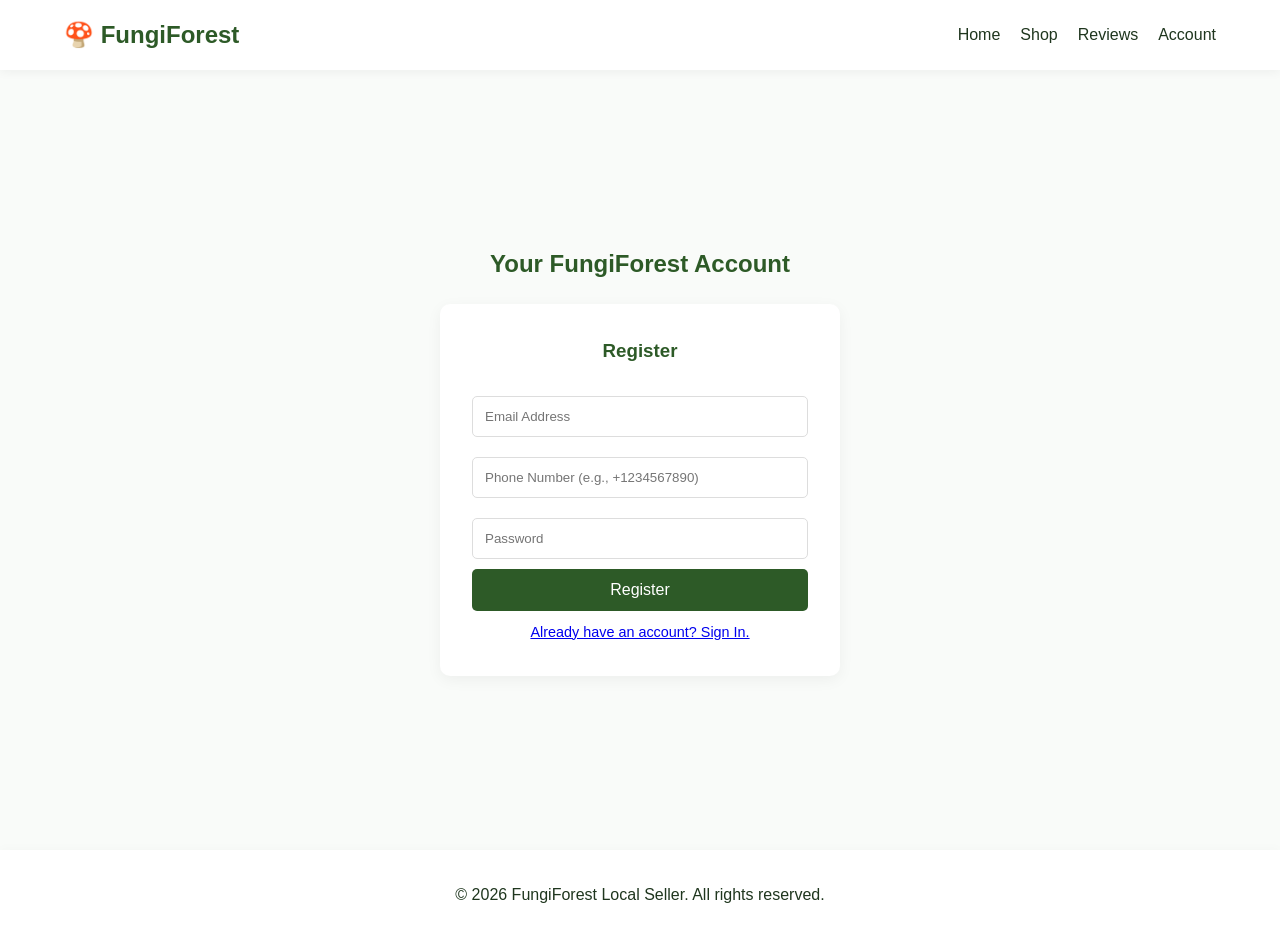
<file: mushroom/account.html>
<!DOCTYPE html>
<html lang="en">
<head>
    <meta charset="UTF-8">
    <meta name="viewport" content="width=device-width, initial-scale=1.0">
    <title>Account | The Fungi Forest</title>
    <link rel="stylesheet" href="style.css">
</head>
<body>
    <nav>
        <div class="logo">🍄 FungiForest</div>
        <ul>
            <li><a href="index.html">Home</a></li>
            <li><a href="shop.html">Shop</a></li>
            <li><a href="reviews.html">Reviews</a></li>
            <li><a href="account.html">Account</a></li>
        </ul>
    </nav>

    <section id="account-content">
        <h2>Your FungiForest Account</h2>
        <div class="form-box" id="authBox">
            <h3 id="authTitle" style="color: var(--forest-green); text-align: center; margin-bottom: 20px;">Sign In</h3>
            <div id="registerFields" style="display: none;">
                <input type="email" id="regEmail" placeholder="Email Address" required>
            </div>
            <input type="tel" id="userPhone" placeholder="Phone Number (e.g., +1234567890)" required>
            <input type="password" id="userPass" placeholder="Password" required>
            <button id="authBtn" onclick="handleAuth()">Login</button>
            <p style="text-align:center; margin-top:10px; font-size: 0.9rem;">
                <a href="javascript:void(0)" onclick="toggleAuth()" id="toggleAuthLink">New here? Register instead.</a>
            </p>
        </div>
    </section>

    <footer>
        <p>&copy; 2026 FungiForest Local Seller. All rights reserved.</p>
    </footer>
    <script src="script.js"></script>
</body>
</html>
</file>
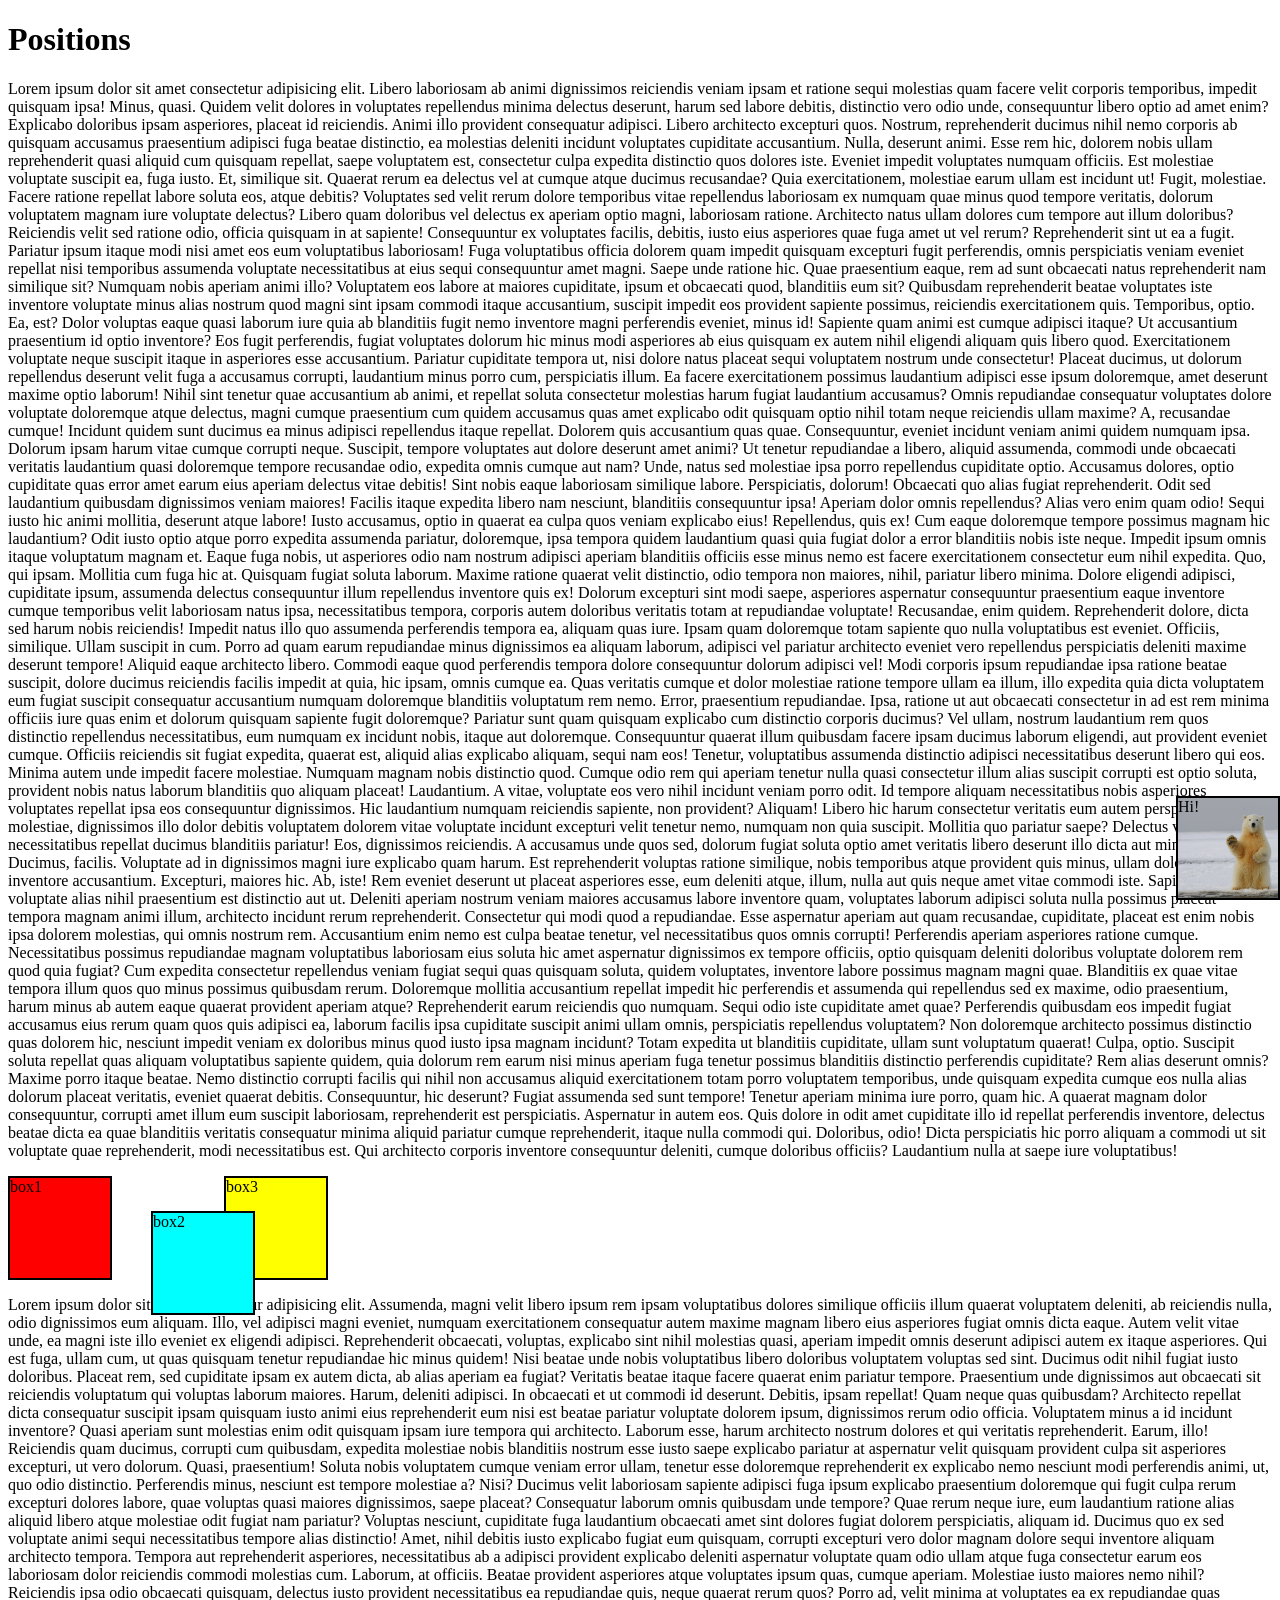
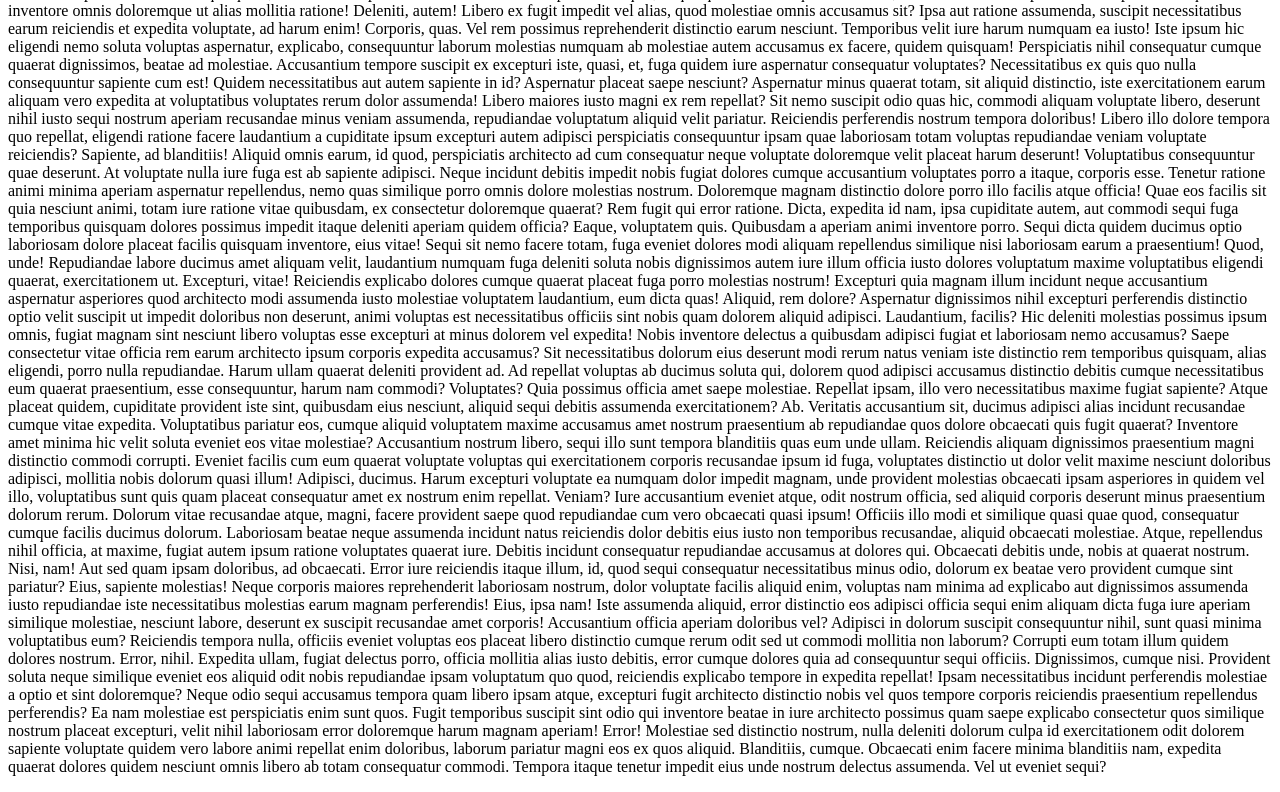
<file: mushroom/cssLevel3.html>
<!DOCTYPE html>
<html lang="en">
<head>
    <meta charset="UTF-8">
    <meta name="viewport" content="width=device-width, initial-scale=1.0">
    <title>Document</title>
    <link rel="stylesheet" href="cssLevel3.css">
</head>
<body>
    <!-- <div id="box1">
        box1
        <div id="box2">box2</div>
    </div> -->
    <h1>Positions</h1>
    <p>Lorem ipsum dolor sit amet consectetur adipisicing elit. Libero laboriosam ab animi dignissimos reiciendis veniam ipsam et ratione sequi molestias quam facere velit corporis temporibus, impedit quisquam ipsa! Minus, quasi.
    Quidem velit dolores in voluptates repellendus minima delectus deserunt, harum sed labore debitis, distinctio vero odio unde, consequuntur libero optio ad amet enim? Explicabo doloribus ipsam asperiores, placeat id reiciendis.
    Animi illo provident consequatur adipisci. Libero architecto excepturi quos. Nostrum, reprehenderit ducimus nihil nemo corporis ab quisquam accusamus praesentium adipisci fuga beatae distinctio, ea molestias deleniti incidunt voluptates cupiditate accusantium.
    Nulla, deserunt animi. Esse rem hic, dolorem nobis ullam reprehenderit quasi aliquid cum quisquam repellat, saepe voluptatem est, consectetur culpa expedita distinctio quos dolores iste. Eveniet impedit voluptates numquam officiis.
    Est molestiae voluptate suscipit ea, fuga iusto. Et, similique sit. Quaerat rerum ea delectus vel at cumque atque ducimus recusandae? Quia exercitationem, molestiae earum ullam est incidunt ut! Fugit, molestiae.
    Facere ratione repellat labore soluta eos, atque debitis? Voluptates sed velit rerum dolore temporibus vitae repellendus laboriosam ex numquam quae minus quod tempore veritatis, dolorum voluptatem magnam iure voluptate delectus?
    Libero quam doloribus vel delectus ex aperiam optio magni, laboriosam ratione. Architecto natus ullam dolores cum tempore aut illum doloribus? Reiciendis velit sed ratione odio, officia quisquam in at sapiente!
    Consequuntur ex voluptates facilis, debitis, iusto eius asperiores quae fuga amet ut vel rerum? Reprehenderit sint ut ea a fugit. Pariatur ipsum itaque modi nisi amet eos eum voluptatibus laboriosam!
    Fuga voluptatibus officia dolorem quam impedit quisquam excepturi fugit perferendis, omnis perspiciatis veniam eveniet repellat nisi temporibus assumenda voluptate necessitatibus at eius sequi consequuntur amet magni. Saepe unde ratione hic.
    Quae praesentium eaque, rem ad sunt obcaecati natus reprehenderit nam similique sit? Numquam nobis aperiam animi illo? Voluptatem eos labore at maiores cupiditate, ipsum et obcaecati quod, blanditiis eum sit?
    Quibusdam reprehenderit beatae voluptates iste inventore voluptate minus alias nostrum quod magni sint ipsam commodi itaque accusantium, suscipit impedit eos provident sapiente possimus, reiciendis exercitationem quis. Temporibus, optio. Ea, est?
    Dolor voluptas eaque quasi laborum iure quia ab blanditiis fugit nemo inventore magni perferendis eveniet, minus id! Sapiente quam animi est cumque adipisci itaque? Ut accusantium praesentium id optio inventore?
    Eos fugit perferendis, fugiat voluptates dolorum hic minus modi asperiores ab eius quisquam ex autem nihil eligendi aliquam quis libero quod. Exercitationem voluptate neque suscipit itaque in asperiores esse accusantium.
    Pariatur cupiditate tempora ut, nisi dolore natus placeat sequi voluptatem nostrum unde consectetur! Placeat ducimus, ut dolorum repellendus deserunt velit fuga a accusamus corrupti, laudantium minus porro cum, perspiciatis illum.
    Ea facere exercitationem possimus laudantium adipisci esse ipsum doloremque, amet deserunt maxime optio laborum! Nihil sint tenetur quae accusantium ab animi, et repellat soluta consectetur molestias harum fugiat laudantium accusamus?
    Omnis repudiandae consequatur voluptates dolore voluptate doloremque atque delectus, magni cumque praesentium cum quidem accusamus quas amet explicabo odit quisquam optio nihil totam neque reiciendis ullam maxime? A, recusandae cumque!
    Incidunt quidem sunt ducimus ea minus adipisci repellendus itaque repellat. Dolorem quis accusantium quas quae. Consequuntur, eveniet incidunt veniam animi quidem numquam ipsa. Dolorum ipsam harum vitae cumque corrupti neque.
    Suscipit, tempore voluptates aut dolore deserunt amet animi? Ut tenetur repudiandae a libero, aliquid assumenda, commodi unde obcaecati veritatis laudantium quasi doloremque tempore recusandae odio, expedita omnis cumque aut nam?
    Unde, natus sed molestiae ipsa porro repellendus cupiditate optio. Accusamus dolores, optio cupiditate quas error amet earum eius aperiam delectus vitae debitis! Sint nobis eaque laboriosam similique labore. Perspiciatis, dolorum!
    Obcaecati quo alias fugiat reprehenderit. Odit sed laudantium quibusdam dignissimos veniam maiores! Facilis itaque expedita libero nam nesciunt, blanditiis consequuntur ipsa! Aperiam dolor omnis repellendus? Alias vero enim quam odio!
    Sequi iusto hic animi mollitia, deserunt atque labore! Iusto accusamus, optio in quaerat ea culpa quos veniam explicabo eius! Repellendus, quis ex! Cum eaque doloremque tempore possimus magnam hic laudantium?
    Odit iusto optio atque porro expedita assumenda pariatur, doloremque, ipsa tempora quidem laudantium quasi quia fugiat dolor a error blanditiis nobis iste neque. Impedit ipsum omnis itaque voluptatum magnam et.
    Eaque fuga nobis, ut asperiores odio nam nostrum adipisci aperiam blanditiis officiis esse minus nemo est facere exercitationem consectetur eum nihil expedita. Quo, qui ipsam. Mollitia cum fuga hic at.
    Quisquam fugiat soluta laborum. Maxime ratione quaerat velit distinctio, odio tempora non maiores, nihil, pariatur libero minima. Dolore eligendi adipisci, cupiditate ipsum, assumenda delectus consequuntur illum repellendus inventore quis ex!
    Dolorum excepturi sint modi saepe, asperiores aspernatur consequuntur praesentium eaque inventore cumque temporibus velit laboriosam natus ipsa, necessitatibus tempora, corporis autem doloribus veritatis totam at repudiandae voluptate! Recusandae, enim quidem.
    Reprehenderit dolore, dicta sed harum nobis reiciendis! Impedit natus illo quo assumenda perferendis tempora ea, aliquam quas iure. Ipsam quam doloremque totam sapiente quo nulla voluptatibus est eveniet. Officiis, similique.
    Ullam suscipit in cum. Porro ad quam earum repudiandae minus dignissimos ea aliquam laborum, adipisci vel pariatur architecto eveniet vero repellendus perspiciatis deleniti maxime deserunt tempore! Aliquid eaque architecto libero.
    Commodi eaque quod perferendis tempora dolore consequuntur dolorum adipisci vel! Modi corporis ipsum repudiandae ipsa ratione beatae suscipit, dolore ducimus reiciendis facilis impedit at quia, hic ipsam, omnis cumque ea.
    Quas veritatis cumque et dolor molestiae ratione tempore ullam ea illum, illo expedita quia dicta voluptatem eum fugiat suscipit consequatur accusantium numquam doloremque blanditiis voluptatum rem nemo. Error, praesentium repudiandae.
    Ipsa, ratione ut aut obcaecati consectetur in ad est rem minima officiis iure quas enim et dolorum quisquam sapiente fugit doloremque? Pariatur sunt quam quisquam explicabo cum distinctio corporis ducimus?
    Vel ullam, nostrum laudantium rem quos distinctio repellendus necessitatibus, eum numquam ex incidunt nobis, itaque aut doloremque. Consequuntur quaerat illum quibusdam facere ipsam ducimus laborum eligendi, aut provident eveniet cumque.
    Officiis reiciendis sit fugiat expedita, quaerat est, aliquid alias explicabo aliquam, sequi nam eos! Tenetur, voluptatibus assumenda distinctio adipisci necessitatibus deserunt libero qui eos. Minima autem unde impedit facere molestiae.
    Numquam magnam nobis distinctio quod. Cumque odio rem qui aperiam tenetur nulla quasi consectetur illum alias suscipit corrupti est optio soluta, provident nobis natus laborum blanditiis quo aliquam placeat! Laudantium.
    A vitae, voluptate eos vero nihil incidunt veniam porro odit. Id tempore aliquam necessitatibus nobis asperiores voluptates repellat ipsa eos consequuntur dignissimos. Hic laudantium numquam reiciendis sapiente, non provident? Aliquam!
    Libero hic harum consectetur veritatis eum autem perspiciatis molestiae, dignissimos illo dolor debitis voluptatem dolorem vitae voluptate incidunt excepturi velit tenetur nemo, numquam non quia suscipit. Mollitia quo pariatur saepe?
    Delectus voluptatibus necessitatibus repellat ducimus blanditiis pariatur! Eos, dignissimos reiciendis. A accusamus unde quos sed, dolorum fugiat soluta optio amet veritatis libero deserunt illo dicta aut minima error. Ducimus, facilis.
    Voluptate ad in dignissimos magni iure explicabo quam harum. Est reprehenderit voluptas ratione similique, nobis temporibus atque provident quis minus, ullam dolores, illum inventore accusantium. Excepturi, maiores hic. Ab, iste!
    Rem eveniet deserunt ut placeat asperiores esse, eum deleniti atque, illum, nulla aut quis neque amet vitae commodi iste. Sapiente in sunt voluptate alias nihil praesentium est distinctio aut ut.
    Deleniti aperiam nostrum veniam maiores accusamus labore inventore quam, voluptates laborum adipisci soluta nulla possimus placeat tempora magnam animi illum, architecto incidunt rerum reprehenderit. Consectetur qui modi quod a repudiandae.
    Esse aspernatur aperiam aut quam recusandae, cupiditate, placeat est enim nobis ipsa dolorem molestias, qui omnis nostrum rem. Accusantium enim nemo est culpa beatae tenetur, vel necessitatibus quos omnis corrupti!
    Perferendis aperiam asperiores ratione cumque. Necessitatibus possimus repudiandae magnam voluptatibus laboriosam eius soluta hic amet aspernatur dignissimos ex tempore officiis, optio quisquam deleniti doloribus voluptate dolorem rem quod quia fugiat?
    Cum expedita consectetur repellendus veniam fugiat sequi quas quisquam soluta, quidem voluptates, inventore labore possimus magnam magni quae. Blanditiis ex quae vitae tempora illum quos quo minus possimus quibusdam rerum.
    Doloremque mollitia accusantium repellat impedit hic perferendis et assumenda qui repellendus sed ex maxime, odio praesentium, harum minus ab autem eaque quaerat provident aperiam atque? Reprehenderit earum reiciendis quo numquam.
    Sequi odio iste cupiditate amet quae? Perferendis quibusdam eos impedit fugiat accusamus eius rerum quam quos quis adipisci ea, laborum facilis ipsa cupiditate suscipit animi ullam omnis, perspiciatis repellendus voluptatem?
    Non doloremque architecto possimus distinctio quas dolorem hic, nesciunt impedit veniam ex doloribus minus quod iusto ipsa magnam incidunt? Totam expedita ut blanditiis cupiditate, ullam sunt voluptatum quaerat! Culpa, optio.
    Suscipit soluta repellat quas aliquam voluptatibus sapiente quidem, quia dolorum rem earum nisi minus aperiam fuga tenetur possimus blanditiis distinctio perferendis cupiditate? Rem alias deserunt omnis? Maxime porro itaque beatae.
    Nemo distinctio corrupti facilis qui nihil non accusamus aliquid exercitationem totam porro voluptatem temporibus, unde quisquam expedita cumque eos nulla alias dolorum placeat veritatis, eveniet quaerat debitis. Consequuntur, hic deserunt?
    Fugiat assumenda sed sunt tempore! Tenetur aperiam minima iure porro, quam hic. A quaerat magnam dolor consequuntur, corrupti amet illum eum suscipit laboriosam, reprehenderit est perspiciatis. Aspernatur in autem eos.
    Quis dolore in odit amet cupiditate illo id repellat perferendis inventore, delectus beatae dicta ea quae blanditiis veritatis consequatur minima aliquid pariatur cumque reprehenderit, itaque nulla commodi qui. Doloribus, odio!
    Dicta perspiciatis hic porro aliquam a commodi ut sit voluptate quae reprehenderit, modi necessitatibus est. Qui architecto corporis inventore consequuntur deleniti, cumque doloribus officiis? Laudantium nulla at saepe iure voluptatibus!</p>
    <div id="box1">box1</div>
    <div id="box2">box2</div>
    <div id="box3">box3</div>
    <div id="box4">Hi!</div>
    <p>Lorem ipsum dolor sit amet consectetur adipisicing elit. Assumenda, magni velit libero ipsum rem ipsam voluptatibus dolores similique officiis illum quaerat voluptatem deleniti, ab reiciendis nulla, odio dignissimos eum aliquam.
    Illo, vel adipisci magni eveniet, numquam exercitationem consequatur autem maxime magnam libero eius asperiores fugiat omnis dicta eaque. Autem velit vitae unde, ea magni iste illo eveniet ex eligendi adipisci.
    Reprehenderit obcaecati, voluptas, explicabo sint nihil molestias quasi, aperiam impedit omnis deserunt adipisci autem ex itaque asperiores. Qui est fuga, ullam cum, ut quas quisquam tenetur repudiandae hic minus quidem!
    Nisi beatae unde nobis voluptatibus libero doloribus voluptatem voluptas sed sint. Ducimus odit nihil fugiat iusto doloribus. Placeat rem, sed cupiditate ipsam ex autem dicta, ab alias aperiam ea fugiat?
    Veritatis beatae itaque facere quaerat enim pariatur tempore. Praesentium unde dignissimos aut obcaecati sit reiciendis voluptatum qui voluptas laborum maiores. Harum, deleniti adipisci. In obcaecati et ut commodi id deserunt.
    Debitis, ipsam repellat! Quam neque quas quibusdam? Architecto repellat dicta consequatur suscipit ipsam quisquam iusto animi eius reprehenderit eum nisi est beatae pariatur voluptate dolorem ipsum, dignissimos rerum odio officia.
    Voluptatem minus a id incidunt inventore? Quasi aperiam sunt molestias enim odit quisquam ipsam iure tempora qui architecto. Laborum esse, harum architecto nostrum dolores et qui veritatis reprehenderit. Earum, illo!
    Reiciendis quam ducimus, corrupti cum quibusdam, expedita molestiae nobis blanditiis nostrum esse iusto saepe explicabo pariatur at aspernatur velit quisquam provident culpa sit asperiores excepturi, ut vero dolorum. Quasi, praesentium!
    Soluta nobis voluptatem cumque veniam error ullam, tenetur esse doloremque reprehenderit ex explicabo nemo nesciunt modi perferendis animi, ut, quo odio distinctio. Perferendis minus, nesciunt est tempore molestiae a? Nisi?
    Ducimus velit laboriosam sapiente adipisci fuga ipsum explicabo praesentium doloremque qui fugit culpa rerum excepturi dolores labore, quae voluptas quasi maiores dignissimos, saepe placeat? Consequatur laborum omnis quibusdam unde tempore?
    Quae rerum neque iure, eum laudantium ratione alias aliquid libero atque molestiae odit fugiat nam pariatur? Voluptas nesciunt, cupiditate fuga laudantium obcaecati amet sint dolores fugiat dolorem perspiciatis, aliquam id.
    Ducimus quo ex sed voluptate animi sequi necessitatibus tempore alias distinctio! Amet, nihil debitis iusto explicabo fugiat eum quisquam, corrupti excepturi vero dolor magnam dolore sequi inventore aliquam architecto tempora.
    Tempora aut reprehenderit asperiores, necessitatibus ab a adipisci provident explicabo deleniti aspernatur voluptate quam odio ullam atque fuga consectetur earum eos laboriosam dolor reiciendis commodi molestias cum. Laborum, at officiis.
    Beatae provident asperiores atque voluptates ipsum quas, cumque aperiam. Molestiae iusto maiores nemo nihil? Reiciendis ipsa odio obcaecati quisquam, delectus iusto provident necessitatibus ea repudiandae quis, neque quaerat rerum quos?
    Porro ad, velit minima at voluptates ea ex repudiandae quas inventore omnis doloremque ut alias mollitia ratione! Deleniti, autem! Libero ex fugit impedit vel alias, quod molestiae omnis accusamus sit?
    Ipsa aut ratione assumenda, suscipit necessitatibus earum reiciendis et expedita voluptate, ad harum enim! Corporis, quas. Vel rem possimus reprehenderit distinctio earum nesciunt. Temporibus velit iure harum numquam ea iusto!
    Iste ipsum hic eligendi nemo soluta voluptas aspernatur, explicabo, consequuntur laborum molestias numquam ab molestiae autem accusamus ex facere, quidem quisquam! Perspiciatis nihil consequatur cumque quaerat dignissimos, beatae ad molestiae.
    Accusantium tempore suscipit ex excepturi iste, quasi, et, fuga quidem iure aspernatur consequatur voluptates? Necessitatibus ex quis quo nulla consequuntur sapiente cum est! Quidem necessitatibus aut autem sapiente in id?
    Aspernatur placeat saepe nesciunt? Aspernatur minus quaerat totam, sit aliquid distinctio, iste exercitationem earum aliquam vero expedita at voluptatibus voluptates rerum dolor assumenda! Libero maiores iusto magni ex rem repellat?
    Sit nemo suscipit odio quas hic, commodi aliquam voluptate libero, deserunt nihil iusto sequi nostrum aperiam recusandae minus veniam assumenda, repudiandae voluptatum aliquid velit pariatur. Reiciendis perferendis nostrum tempora doloribus!
    Libero illo dolore tempora quo repellat, eligendi ratione facere laudantium a cupiditate ipsum excepturi autem adipisci perspiciatis consequuntur ipsam quae laboriosam totam voluptas repudiandae veniam voluptate reiciendis? Sapiente, ad blanditiis!
    Aliquid omnis earum, id quod, perspiciatis architecto ad cum consequatur neque voluptate doloremque velit placeat harum deserunt! Voluptatibus consequuntur quae deserunt. At voluptate nulla iure fuga est ab sapiente adipisci.
    Neque incidunt debitis impedit nobis fugiat dolores cumque accusantium voluptates porro a itaque, corporis esse. Tenetur ratione animi minima aperiam aspernatur repellendus, nemo quas similique porro omnis dolore molestias nostrum.
    Doloremque magnam distinctio dolore porro illo facilis atque officia! Quae eos facilis sit quia nesciunt animi, totam iure ratione vitae quibusdam, ex consectetur doloremque quaerat? Rem fugit qui error ratione.
    Dicta, expedita id nam, ipsa cupiditate autem, aut commodi sequi fuga temporibus quisquam dolores possimus impedit itaque deleniti aperiam quidem officia? Eaque, voluptatem quis. Quibusdam a aperiam animi inventore porro.
    Sequi dicta quidem ducimus optio laboriosam dolore placeat facilis quisquam inventore, eius vitae! Sequi sit nemo facere totam, fuga eveniet dolores modi aliquam repellendus similique nisi laboriosam earum a praesentium!
    Quod, unde! Repudiandae labore ducimus amet aliquam velit, laudantium numquam fuga deleniti soluta nobis dignissimos autem iure illum officia iusto dolores voluptatum maxime voluptatibus eligendi quaerat, exercitationem ut. Excepturi, vitae!
    Reiciendis explicabo dolores cumque quaerat placeat fuga porro molestias nostrum! Excepturi quia magnam illum incidunt neque accusantium aspernatur asperiores quod architecto modi assumenda iusto molestiae voluptatem laudantium, eum dicta quas!
    Aliquid, rem dolore? Aspernatur dignissimos nihil excepturi perferendis distinctio optio velit suscipit ut impedit doloribus non deserunt, animi voluptas est necessitatibus officiis sint nobis quam dolorem aliquid adipisci. Laudantium, facilis?
    Hic deleniti molestias possimus ipsum omnis, fugiat magnam sint nesciunt libero voluptas esse excepturi at minus dolorem vel expedita! Nobis inventore delectus a quibusdam adipisci fugiat et laboriosam nemo accusamus?
    Saepe consectetur vitae officia rem earum architecto ipsum corporis expedita accusamus? Sit necessitatibus dolorum eius deserunt modi rerum natus veniam iste distinctio rem temporibus quisquam, alias eligendi, porro nulla repudiandae.
    Harum ullam quaerat deleniti provident ad. Ad repellat voluptas ab ducimus soluta qui, dolorem quod adipisci accusamus distinctio debitis cumque necessitatibus eum quaerat praesentium, esse consequuntur, harum nam commodi? Voluptates?
    Quia possimus officia amet saepe molestiae. Repellat ipsam, illo vero necessitatibus maxime fugiat sapiente? Atque placeat quidem, cupiditate provident iste sint, quibusdam eius nesciunt, aliquid sequi debitis assumenda exercitationem? Ab.
    Veritatis accusantium sit, ducimus adipisci alias incidunt recusandae cumque vitae expedita. Voluptatibus pariatur eos, cumque aliquid voluptatem maxime accusamus amet nostrum praesentium ab repudiandae quos dolore obcaecati quis fugit quaerat?
    Inventore amet minima hic velit soluta eveniet eos vitae molestiae? Accusantium nostrum libero, sequi illo sunt tempora blanditiis quas eum unde ullam. Reiciendis aliquam dignissimos praesentium magni distinctio commodi corrupti.
    Eveniet facilis cum eum quaerat voluptate voluptas qui exercitationem corporis recusandae ipsum id fuga, voluptates distinctio ut dolor velit maxime nesciunt doloribus adipisci, mollitia nobis dolorum quasi illum! Adipisci, ducimus.
    Harum excepturi voluptate ea numquam dolor impedit magnam, unde provident molestias obcaecati ipsam asperiores in quidem vel illo, voluptatibus sunt quis quam placeat consequatur amet ex nostrum enim repellat. Veniam?
    Iure accusantium eveniet atque, odit nostrum officia, sed aliquid corporis deserunt minus praesentium dolorum rerum. Dolorum vitae recusandae atque, magni, facere provident saepe quod repudiandae cum vero obcaecati quasi ipsum!
    Officiis illo modi et similique quasi quae quod, consequatur cumque facilis ducimus dolorum. Laboriosam beatae neque assumenda incidunt natus reiciendis dolor debitis eius iusto non temporibus recusandae, aliquid obcaecati molestiae.
    Atque, repellendus nihil officia, at maxime, fugiat autem ipsum ratione voluptates quaerat iure. Debitis incidunt consequatur repudiandae accusamus at dolores qui. Obcaecati debitis unde, nobis at quaerat nostrum. Nisi, nam!
    Aut sed quam ipsam doloribus, ad obcaecati. Error iure reiciendis itaque illum, id, quod sequi consequatur necessitatibus minus odio, dolorum ex beatae vero provident cumque sint pariatur? Eius, sapiente molestias!
    Neque corporis maiores reprehenderit laboriosam nostrum, dolor voluptate facilis aliquid enim, voluptas nam minima ad explicabo aut dignissimos assumenda iusto repudiandae iste necessitatibus molestias earum magnam perferendis! Eius, ipsa nam!
    Iste assumenda aliquid, error distinctio eos adipisci officia sequi enim aliquam dicta fuga iure aperiam similique molestiae, nesciunt labore, deserunt ex suscipit recusandae amet corporis! Accusantium officia aperiam doloribus vel?
    Adipisci in dolorum suscipit consequuntur nihil, sunt quasi minima voluptatibus eum? Reiciendis tempora nulla, officiis eveniet voluptas eos placeat libero distinctio cumque rerum odit sed ut commodi mollitia non laborum?
    Corrupti eum totam illum quidem dolores nostrum. Error, nihil. Expedita ullam, fugiat delectus porro, officia mollitia alias iusto debitis, error cumque dolores quia ad consequuntur sequi officiis. Dignissimos, cumque nisi.
    Provident soluta neque similique eveniet eos aliquid odit nobis repudiandae ipsam voluptatum quo quod, reiciendis explicabo tempore in expedita repellat! Ipsam necessitatibus incidunt perferendis molestiae a optio et sint doloremque?
    Neque odio sequi accusamus tempora quam libero ipsam atque, excepturi fugit architecto distinctio nobis vel quos tempore corporis reiciendis praesentium repellendus perferendis? Ea nam molestiae est perspiciatis enim sunt quos.
    Fugit temporibus suscipit sint odio qui inventore beatae in iure architecto possimus quam saepe explicabo consectetur quos similique nostrum placeat excepturi, velit nihil laboriosam error doloremque harum magnam aperiam! Error!
    Molestiae sed distinctio nostrum, nulla deleniti dolorum culpa id exercitationem odit dolorem sapiente voluptate quidem vero labore animi repellat enim doloribus, laborum pariatur magni eos ex quos aliquid. Blanditiis, cumque.
    Obcaecati enim facere minima blanditiis nam, expedita quaerat dolores quidem nesciunt omnis libero ab totam consequatur commodi. Tempora itaque tenetur impedit eius unde nostrum delectus assumenda. Vel ut eveniet sequi?</p>
</body>
</html>
</file>
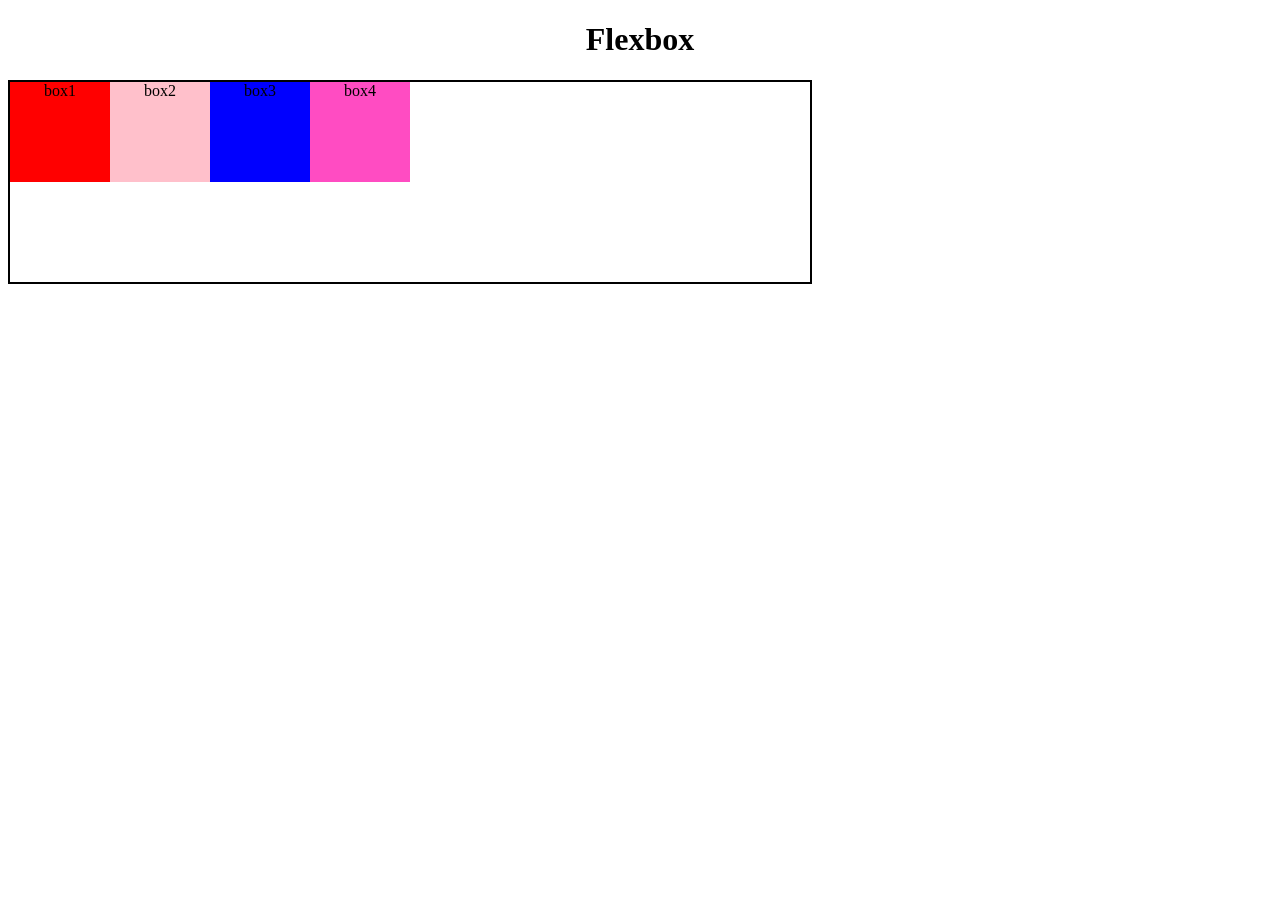
<file: mushroom/cssLevel4.html>
<!DOCTYPE html>
<html lang="en">
<head>
    <meta charset="UTF-8">
    <meta name="viewport" content="width=device-width, initial-scale=1.0">
    <title>Document</title>
    <link rel="stylesheet" href="cssLevel4.css">
</head>
<body>
    <h1>Flexbox</h1>
    <div id="container">
        <div id="box1">box1</div>
        <div id="box2">box2</div>
        <div id="box3">box3</div>
        <div id="box4">box4</div>
    </div>
    
</body>
</html>
</file>
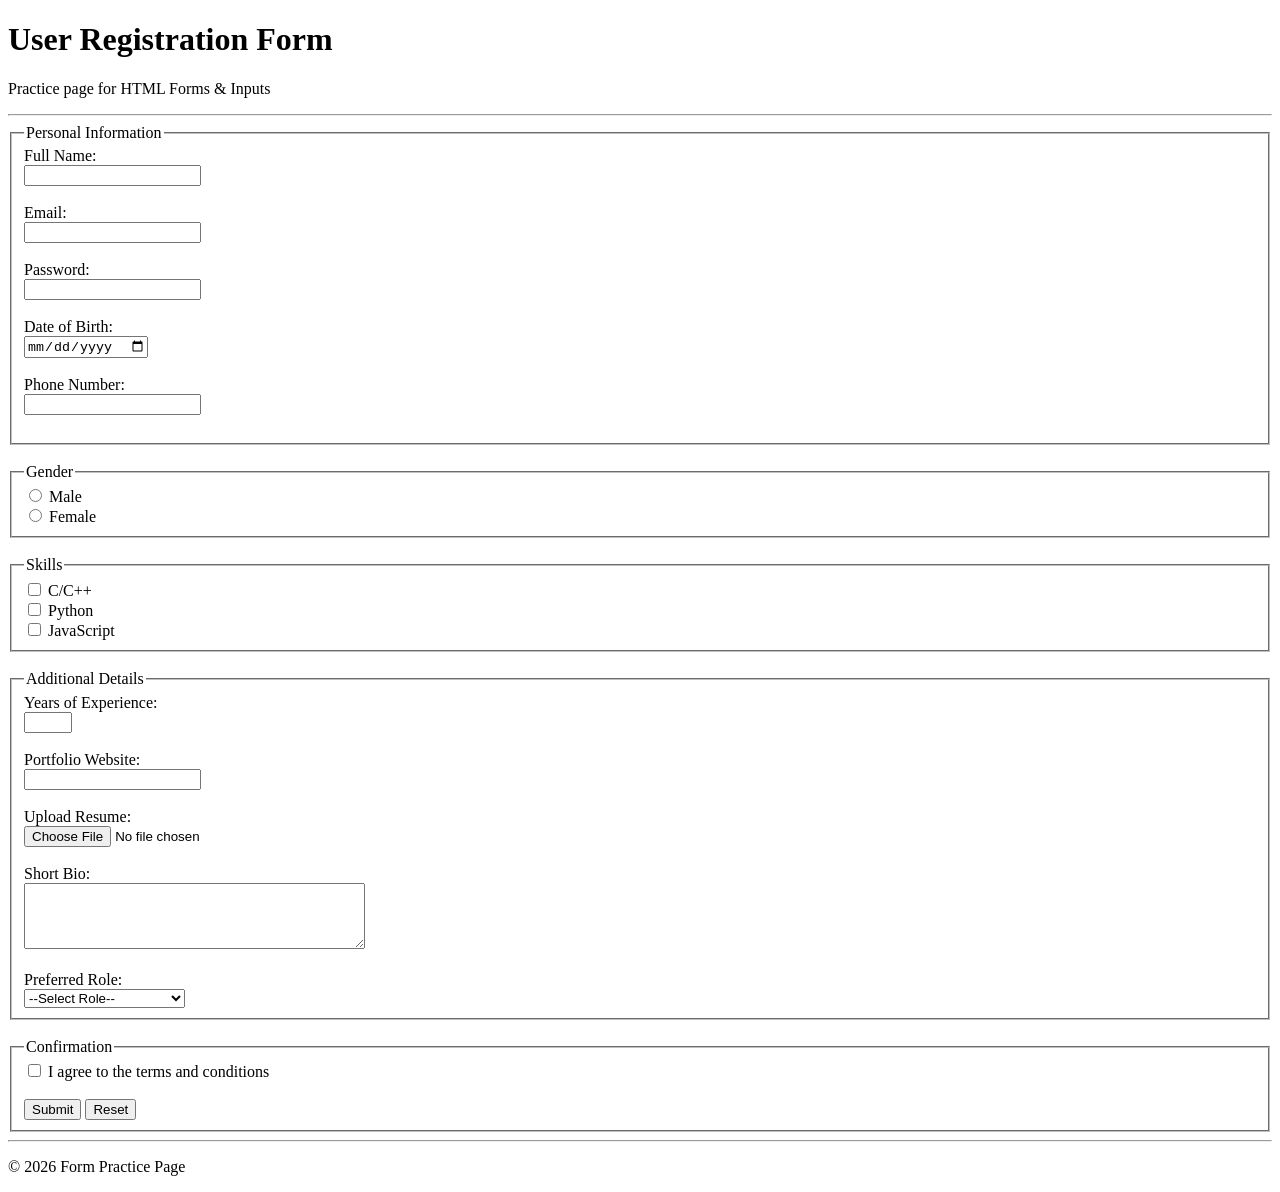
<file: mushroom/form-practice.htm>
<!DOCTYPE html>
<html lang="en">
<head>
    <meta charset="UTF-8">
    <title>Form Practice</title>
    <meta name="viewport" content="width=device-width, initial-scale=1.0">
</head>

<body>

    <header>
        <h1>User Registration Form</h1>
        <p>Practice page for HTML Forms & Inputs</p>
        <hr>
    </header>

    <main>

        <form action="#" method="post">

            <!-- Personal Information -->
            <fieldset>
                <legend>Personal Information</legend>

                <label for="fullname">Full Name:</label><br>
                <input type="text" id="fullname" name="fullname" required><br><br>

                <label for="email">Email:</label><br>
                <input type="email" id="email" name="email" required><br><br>

                <label for="password">Password:</label><br>
                <input type="password" id="password" name="password" required minlength="6"><br><br>

                <label for="dob">Date of Birth:</label><br>
                <input type="date" id="dob" name="dob"><br><br>

                <label for="phone">Phone Number:</label><br>
                <input type="tel" id="phone" name="phone"><br><br>

            </fieldset>

            <br>

            <!-- Gender Selection -->
            <fieldset>
                <legend>Gender</legend>

                <input type="radio" id="male" name="gender" value="male">
                <label for="male">Male</label><br>

                <input type="radio" id="female" name="gender" value="female">
                <label for="female">Female</label><br>

            </fieldset>

            <br>

            <!-- Skills Selection -->
            <fieldset>
                <legend>Skills</legend>

                <input type="checkbox" id="cpp" name="skills" value="cpp">
                <label for="cpp">C/C++</label><br>

                <input type="checkbox" id="python" name="skills" value="python">
                <label for="python">Python</label><br>

                <input type="checkbox" id="js" name="skills" value="javascript">
                <label for="js">JavaScript</label><br>

            </fieldset>

            <br>

            <!-- Additional Details -->
            <fieldset>
                <legend>Additional Details</legend>

                <label for="experience">Years of Experience:</label><br>
                <input type="number" id="experience" name="experience" min="0" max="50"><br><br>

                <label for="website">Portfolio Website:</label><br>
                <input type="url" id="website" name="website"><br><br>

                <label for="resume">Upload Resume:</label><br>
                <input type="file" id="resume" name="resume"><br><br>

                <label for="bio">Short Bio:</label><br>
                <textarea id="bio" name="bio" rows="4" cols="40"></textarea><br><br>

                <label for="role">Preferred Role:</label><br>
                <select id="role" name="role">
                    <option value="">--Select Role--</option>
                    <option value="frontend">Frontend Developer</option>
                    <option value="backend">Backend Developer</option>
                    <option value="fullstack">Fullstack Developer</option>
                    <option value="security">Cybersecurity Engineer</option>
                </select>

            </fieldset>

            <br>

            <!-- Terms & Submit -->
            <fieldset>
                <legend>Confirmation</legend>

                <input type="checkbox" id="terms" name="terms" required>
                <label for="terms">I agree to the terms and conditions</label><br><br>

                <button type="submit">Submit</button>
                <button type="reset">Reset</button>

            </fieldset>

        </form>

    </main>

    <footer>
        <hr>
        <p>© 2026 Form Practice Page</p>
    </footer>

</body>
</html>
</file>
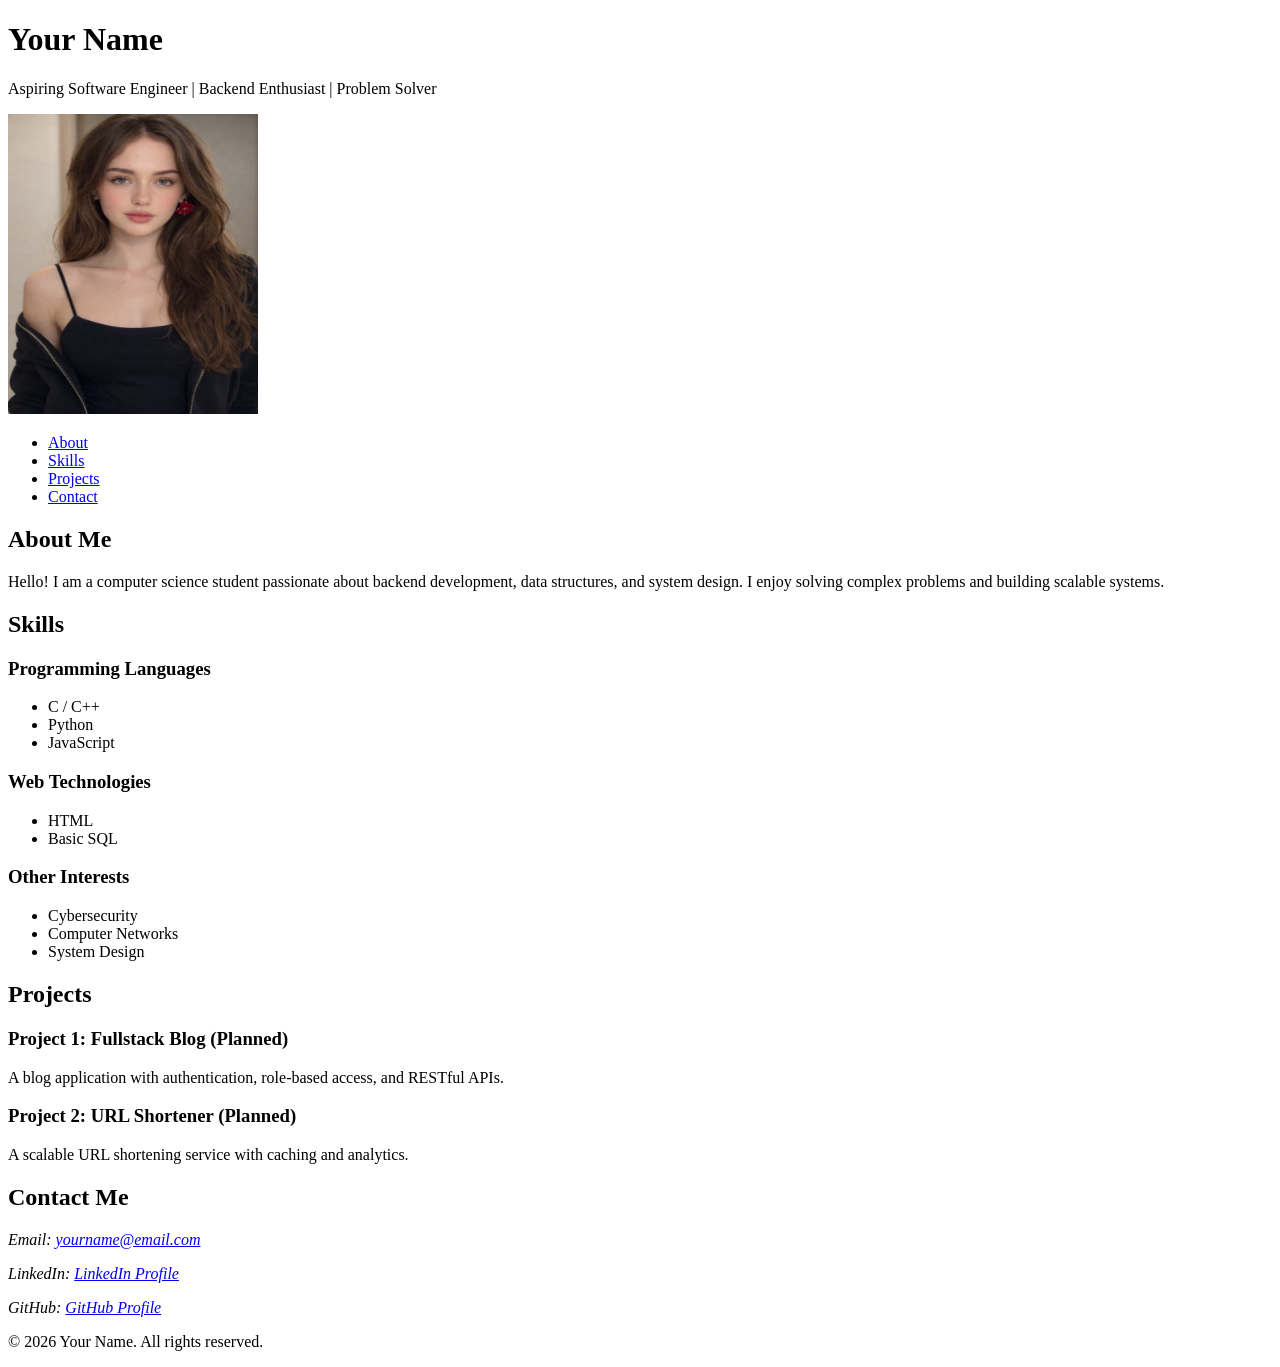
<file: mushroom/portfolio.html>
<!DOCTYPE html>
<html lang="en">
<head>
    <meta charset="UTF-8">
    <title>Your Name | Portfolio</title>
    <meta name="description" content="Personal portfolio of Your Name">
    <meta name="viewport" content="width=device-width, initial-scale=1.0">
</head>

<body>

    <!-- Header Section -->
    <header>
        <h1>Your Name</h1>
        <p>Aspiring Software Engineer | Backend Enthusiast | Problem Solver</p>

        <nav>
            <img src="poke.png" alt="Sam" height="300" width="250">
            <ul>
                <li><a href="#about">About</a></li>
                <li><a href="#skills">Skills</a></li>
                <li><a href="#projects">Projects</a></li>
                <li><a href="#contact">Contact</a></li>
            </ul>
        </nav>
    </header>

    <main>

        <!-- About Section -->
        <section id="about">
            <h2>About Me</h2>
            <article>
                <p>
                    Hello! I am a computer science student passionate about backend
                    development, data structures, and system design. I enjoy solving
                    complex problems and building scalable systems.
                </p>
            </article>
        </section>

        <!-- Skills Section -->
        <section id="skills">
            <h2>Skills</h2>

            <h3>Programming Languages</h3>
            <ul>
                <li>C / C++</li>
                <li>Python</li>
                <li>JavaScript</li>
            </ul>

            <h3>Web Technologies</h3>
            <ul>
                <li>HTML</li>
                <li>Basic SQL</li>
            </ul>

            <h3>Other Interests</h3>
            <ul>
                <li>Cybersecurity</li>
                <li>Computer Networks</li>
                <li>System Design</li>
            </ul>
        </section>

        <!-- Projects Section -->
        <section id="projects">
            <h2>Projects</h2>

            <article>
                <h3>Project 1: Fullstack Blog (Planned)</h3>
                <p>
                    A blog application with authentication, role-based access,
                    and RESTful APIs.
                </p>
            </article>

            <article>
                <h3>Project 2: URL Shortener (Planned)</h3>
                <p>
                    A scalable URL shortening service with caching and analytics.
                </p>
            </article>

        </section>

        <!-- Contact Section -->
        <section id="contact">
            <h2>Contact Me</h2>

            <address>
                <p>Email: <a href="mailto:yourname@email.com">yourname@email.com</a></p>
                <p>LinkedIn: <a href="#">LinkedIn Profile</a></p>
                <p>GitHub: <a href="#">GitHub Profile</a></p>
            </address>
        </section>

    </main>

    <!-- Footer -->
    <footer>
        <p>&copy; 2026 Your Name. All rights reserved.</p>
    </footer>

</body>
</html>
</file>
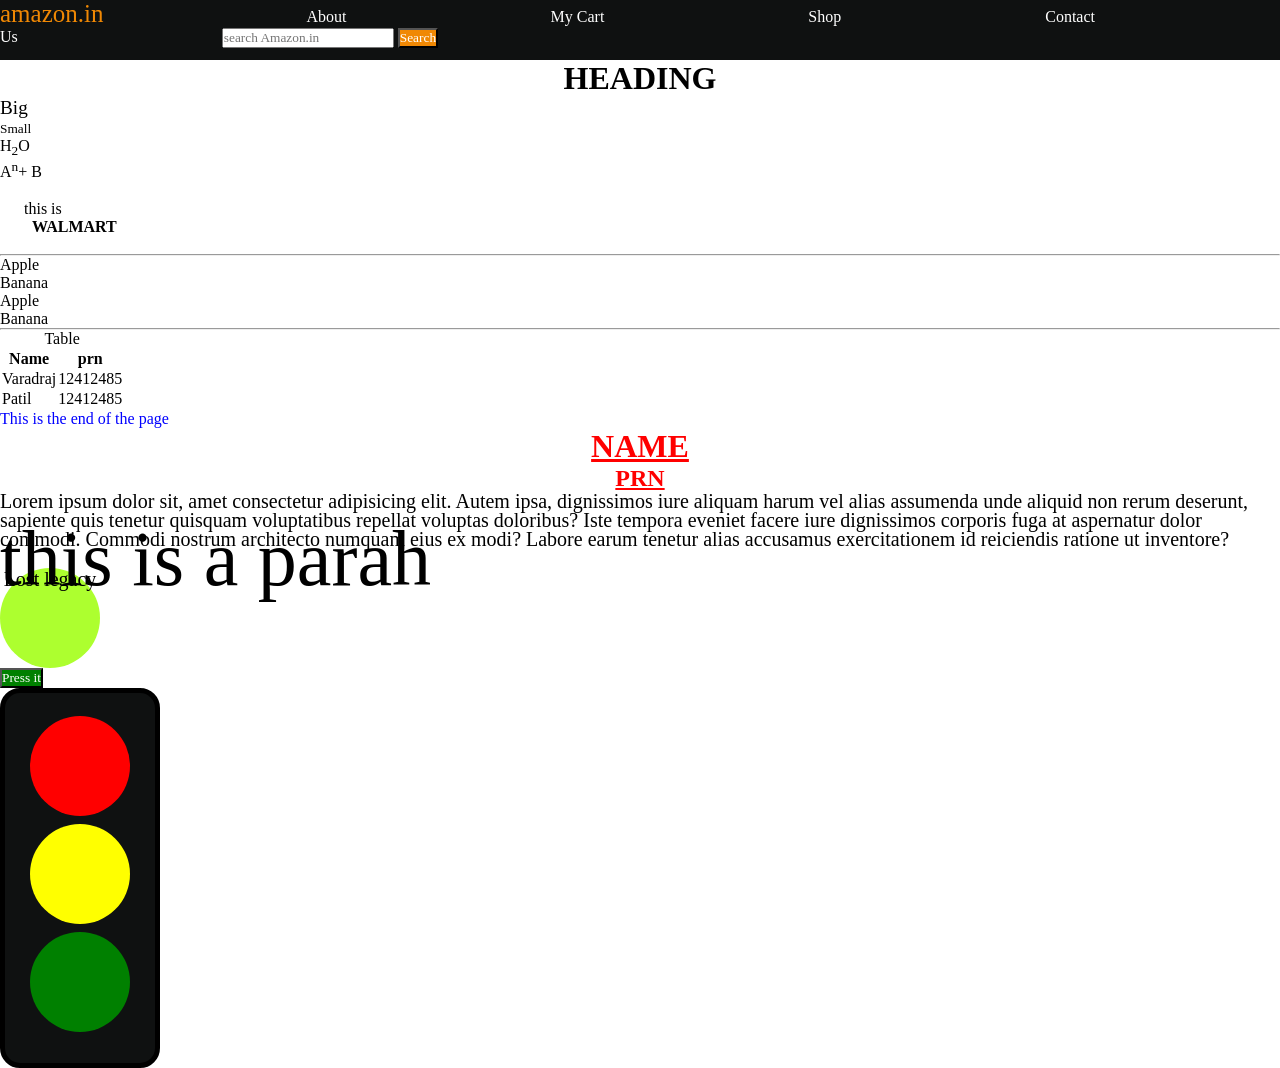
<file: mushroom/practice.html>
<!DOCTYPE html>
<html lang="en">
<head>
    <meta charset="UTF-8">
    <meta name="viewport" content="width=device-width, initial-scale=1.0">
    <title>Document</title>
    <link rel="stylesheet" href="practice.css">
    <style>
        *{
            font-family: 'Times New Roman', Times, serif;
        }
        .green-btn {
            background-color: green;
        }
        .heading {
            text-transform: uppercase;
            text-align: center;
            text-decoration: underline;
            font-weight: 200;
            font-family: Arial, Helvetica, sans-serif;
        }
        h1{
            text-transform: uppercase;
            text-align: center;
        }
    </style>
</head>
<body>
    <header>
        <nav>
            <a id="logo" href="#">amazon.in</a>
            <a href="#about">About</a>
            <a href="#mycart">My Cart</a>
            <a href="#shop">Shop</a>
            <a href="#contact">Contact Us</a>
            <input type="text" placeholder="search Amazon.in">
            <button class="search">Search</button>
        </nav>
    </header>
    <h1>Heading</h1>
    <big>Big</big>
    <br>
    <small>Small</small>
    <!-- <a href="https://youtube.com"target="_main">youtube</a>
    <hr>
    <a href="https://google.com"target="_main"><img src="poke.png" alt="Sam"></a>
    <hr>
    <img src="hyper.png" alt="Ruch" height="250" width="250"> -->
    <p>H<sub>2</sub>O</p>
    <p>A<sup>n</sup>+ B</p>
    <br>
    <pre>      this is 
        <b>WALMART</b>
    </pre>
    <hr>
    <ul>
        <li>Apple</li>
        <li>Banana</li>
    </ul>
    <ol>
        <li>Apple</li>
        <li>Banana</li>
    </ol>
    <hr>
    
    <table>
        <caption>Table</caption>
        <tr>
            <th>Name</th>
            <th>prn</th>
        </tr>
        <tr>
            <td>Varadraj</td>
            <td>12412485</td>
        </tr>
        <tr>
            <td>Patil</td>
            <td>12412485</td>
        </tr>
    </table>

    <div id="box">
        <p style="color:blue">This is the end of the page</p>
    </div>

    <div class="heading" style="color:red">
        <h1>Name</h1>
        <h2>Prn</h2>
    </div>

    <div id="outer">
        <p>Lorem ipsum dolor sit, amet consectetur adipisicing elit. Autem ipsa, dignissimos iure aliquam harum vel alias assumenda unde aliquid non rerum deserunt, sapiente quis tenetur quisquam voluptatibus repellat voluptas doloribus?
        Iste tempora eveniet facere iure dignissimos corporis fuga at aspernatur dolor commodi. Commodi nostrum architecto numquam eius ex modi? Labore earum tenetur alias accusamus exercitationem id reiciendis ratione ut inventore?</p>
        <div id="inner">
            <p>
                this is a parah
            </p>
        </div>
    </div>

    <div id="practiceSet3">
        Lost legacy
    </div>

    <button class="green-btn" >Press it</button>

    <div id="trafficLight">
        <div id="red"></div>
        <div id="yellow"></div>
        <div id="green"></div>
    </div>
</body>
</html>
</file>
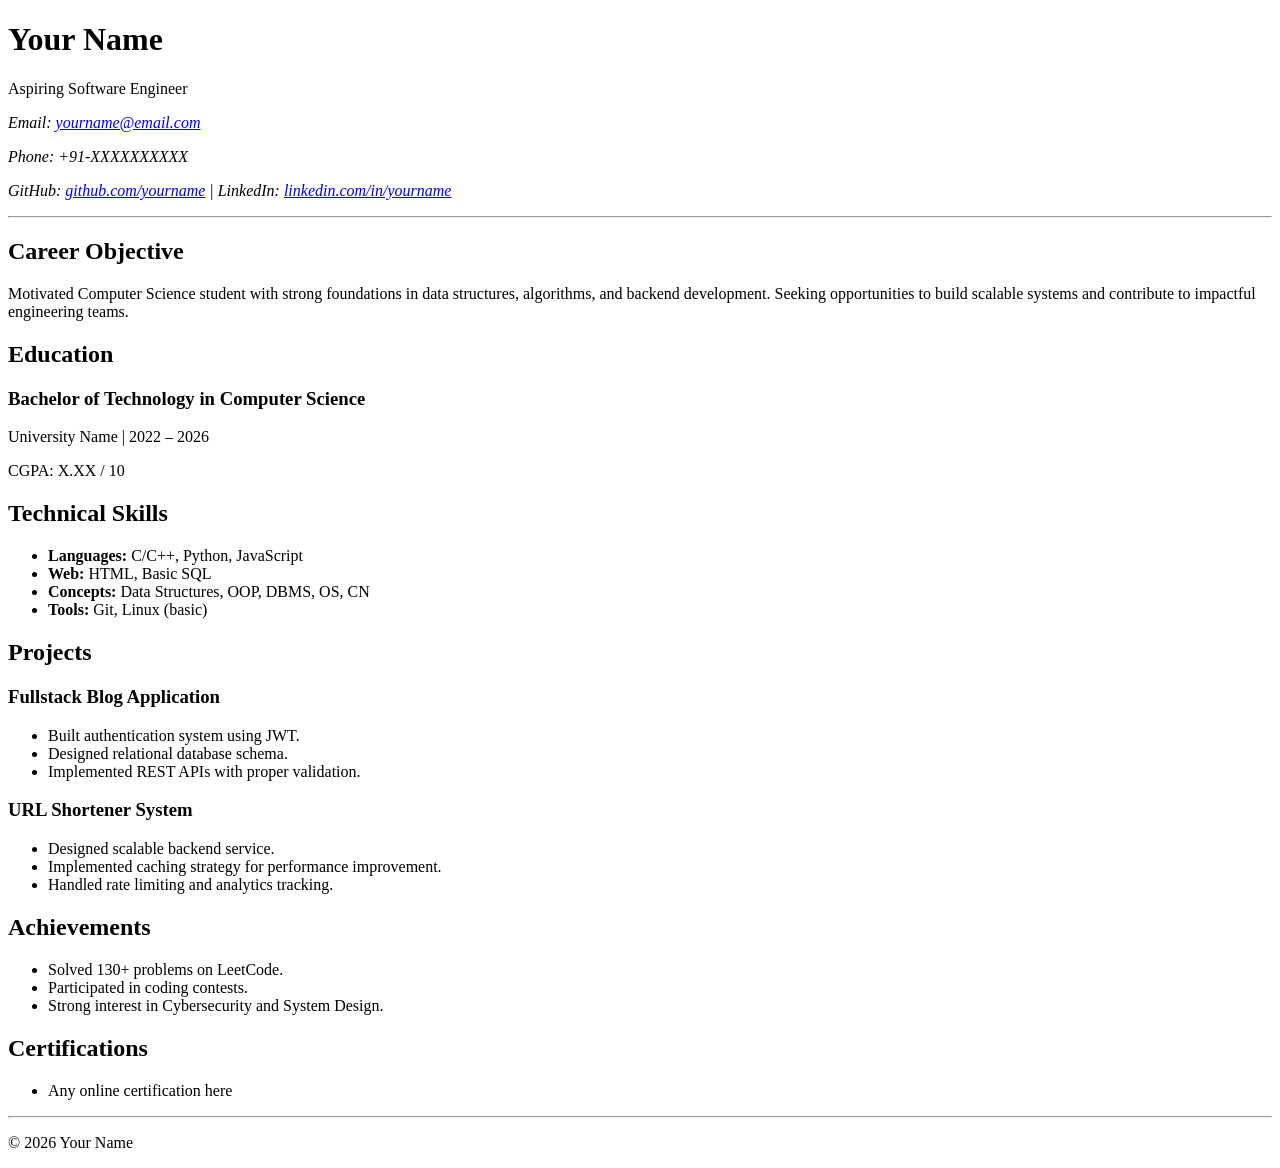
<file: mushroom/resume.html>
<!DOCTYPE html>
<html lang="en">
<head>
    <meta charset="UTF-8">
    <title>Your Name | Resume</title>
    <meta name="description" content="Resume of Your Name - Software Developer">
    <meta name="viewport" content="width=device-width, initial-scale=1.0">
</head>

<body>

    <!-- Header -->
    <header>
        <h1>Your Name</h1>
        <p>Aspiring Software Engineer</p>

        <address>
            <p>Email: <a href="mailto:yourname@email.com">yourname@email.com</a></p>
            <p>Phone: +91-XXXXXXXXXX</p>
            <p>
                GitHub: <a href="#" target="_blank">github.com/yourname</a> |
                LinkedIn: <a href="#" target="_blank">linkedin.com/in/yourname</a>
            </p>
        </address>
        <hr>
    </header>

    <main>

        <!-- Career Objective -->
        <section>
            <h2>Career Objective</h2>
            <p>
                Motivated Computer Science student with strong foundations in
                data structures, algorithms, and backend development.
                Seeking opportunities to build scalable systems and contribute
                to impactful engineering teams.
            </p>
        </section>

        <!-- Education -->
        <section>
            <h2>Education</h2>

            <article>
                <h3>Bachelor of Technology in Computer Science</h3>
                <p>University Name | 2022 – 2026</p>
                <p>CGPA: X.XX / 10</p>
            </article>

        </section>

        <!-- Technical Skills -->
        <section>
            <h2>Technical Skills</h2>

            <ul>
                <li><strong>Languages:</strong> C/C++, Python, JavaScript</li>
                <li><strong>Web:</strong> HTML, Basic SQL</li>
                <li><strong>Concepts:</strong> Data Structures, OOP, DBMS, OS, CN</li>
                <li><strong>Tools:</strong> Git, Linux (basic)</li>
            </ul>
        </section>

        <!-- Projects -->
        <section>
            <h2>Projects</h2>

            <article>
                <h3>Fullstack Blog Application</h3>
                <ul>
                    <li>Built authentication system using JWT.</li>
                    <li>Designed relational database schema.</li>
                    <li>Implemented REST APIs with proper validation.</li>
                </ul>
            </article>

            <article>
                <h3>URL Shortener System</h3>
                <ul>
                    <li>Designed scalable backend service.</li>
                    <li>Implemented caching strategy for performance improvement.</li>
                    <li>Handled rate limiting and analytics tracking.</li>
                </ul>
            </article>

        </section>

        <!-- Achievements -->
        <section>
            <h2>Achievements</h2>
            <ul>
                <li>Solved 130+ problems on LeetCode.</li>
                <li>Participated in coding contests.</li>
                <li>Strong interest in Cybersecurity and System Design.</li>
            </ul>
        </section>

        <!-- Certifications (Optional) -->
        <section>
            <h2>Certifications</h2>
            <ul>
                <li>Any online certification here</li>
            </ul>
        </section>

    </main>

    <!-- Footer -->
    <footer>
        <hr>
        <p>© 2026 Your Name</p>
    </footer>

</body>
</html>
</file>
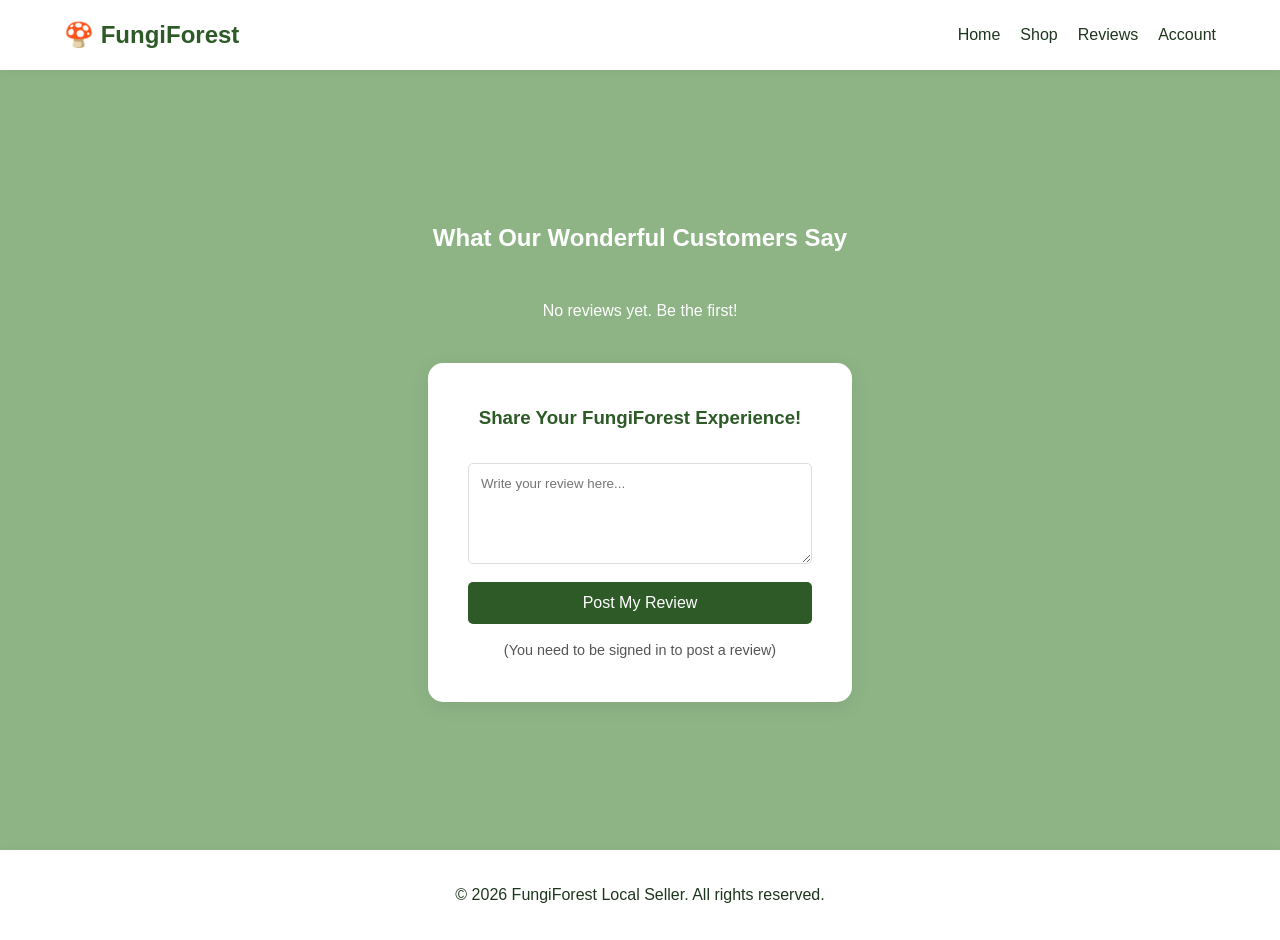
<file: mushroom/reviews.html>
<!DOCTYPE html>
<html lang="en">
<head>
    <meta charset="UTF-8">
    <meta name="viewport" content="width=device-width, initial-scale=1.0">
    <title>Reviews | The Fungi Forest</title>
    <link rel="stylesheet" href="style.css">
    <style>
        /* Specific styles for the reviews page */
        .reviews-grid {
            display: grid;
            grid-template-columns: repeat(auto-fit, minmax(280px, 1fr));
            gap: 25px;
            max-width: 1000px;
            margin: 20px auto 40px auto;
        }
        .review-item {
            background: var(--white);
            padding: 20px;
            border-radius: 10px;
            box-shadow: 0 2px 10px rgba(0,0,0,0.05);
            text-align: left;
            border-left: 5px solid var(--sage-green);
        }
        .review-item strong { color: var(--forest-green); display: block; margin-bottom: 5px; }
        .review-item small { color: #666; font-size: 0.85rem; }

        .review-form-container {
            max-width: 600px;
            margin: 0 auto;
            background: var(--white);
            padding: 2.5rem;
            border-radius: 15px;
            box-shadow: 0 4px 20px rgba(0,0,0,0.08);
        }
    </style>
</head>
<body>
    <nav>
        <div class="logo">🍄 FungiForest</div>
        <ul>
            <li><a href="index.html">Home</a></li>
            <li><a href="shop.html">Shop</a></li>
            <li><a href="reviews.html">Reviews</a></li>
            <li><a href="account.html">Account</a></li>
        </ul>
    </nav>

    <section id="reviews-content" style="background-color: var(--sage-green); color: white;">
        <h2 style="color: var(--white);">What Our Wonderful Customers Say</h2>
        <div class="reviews-grid" id="reviewList">
            <div class="review-item">
                <strong>"Absolutely love the freshness and taste!"</strong> - A Happy Customer <br><small>Jan 25, 2026</small>
            </div>
            <div class="review-item">
                <strong>"Best local mushrooms, highly recommend!"</strong> - Local Foodie <br><small>Jan 20, 2026</small>
            </div>
        </div>
        
        <div class="review-form-container" style="color: var(--text-dark);">
            <h3 style="color: var(--forest-green); text-align: center; margin-bottom: 20px;">Share Your FungiForest Experience!</h3>
            <textarea id="reviewText" placeholder="Write your review here..." rows="5" style="width: 100%; padding: 12px; margin: 10px 0; border: 1px solid #ddd; border-radius: 5px; resize: vertical;"></textarea>
            <button onclick="postReview()">Post My Review</button>
            <p style="text-align: center; margin-top: 15px; font-size: 0.9em; color: #555;">(You need to be signed in to post a review)</p>
        </div>
    </section>

    <footer>
        <p>&copy; 2026 FungiForest Local Seller. All rights reserved.</p>
    </footer>
    <script src="script.js"></script>
</body>
</html>
</file>
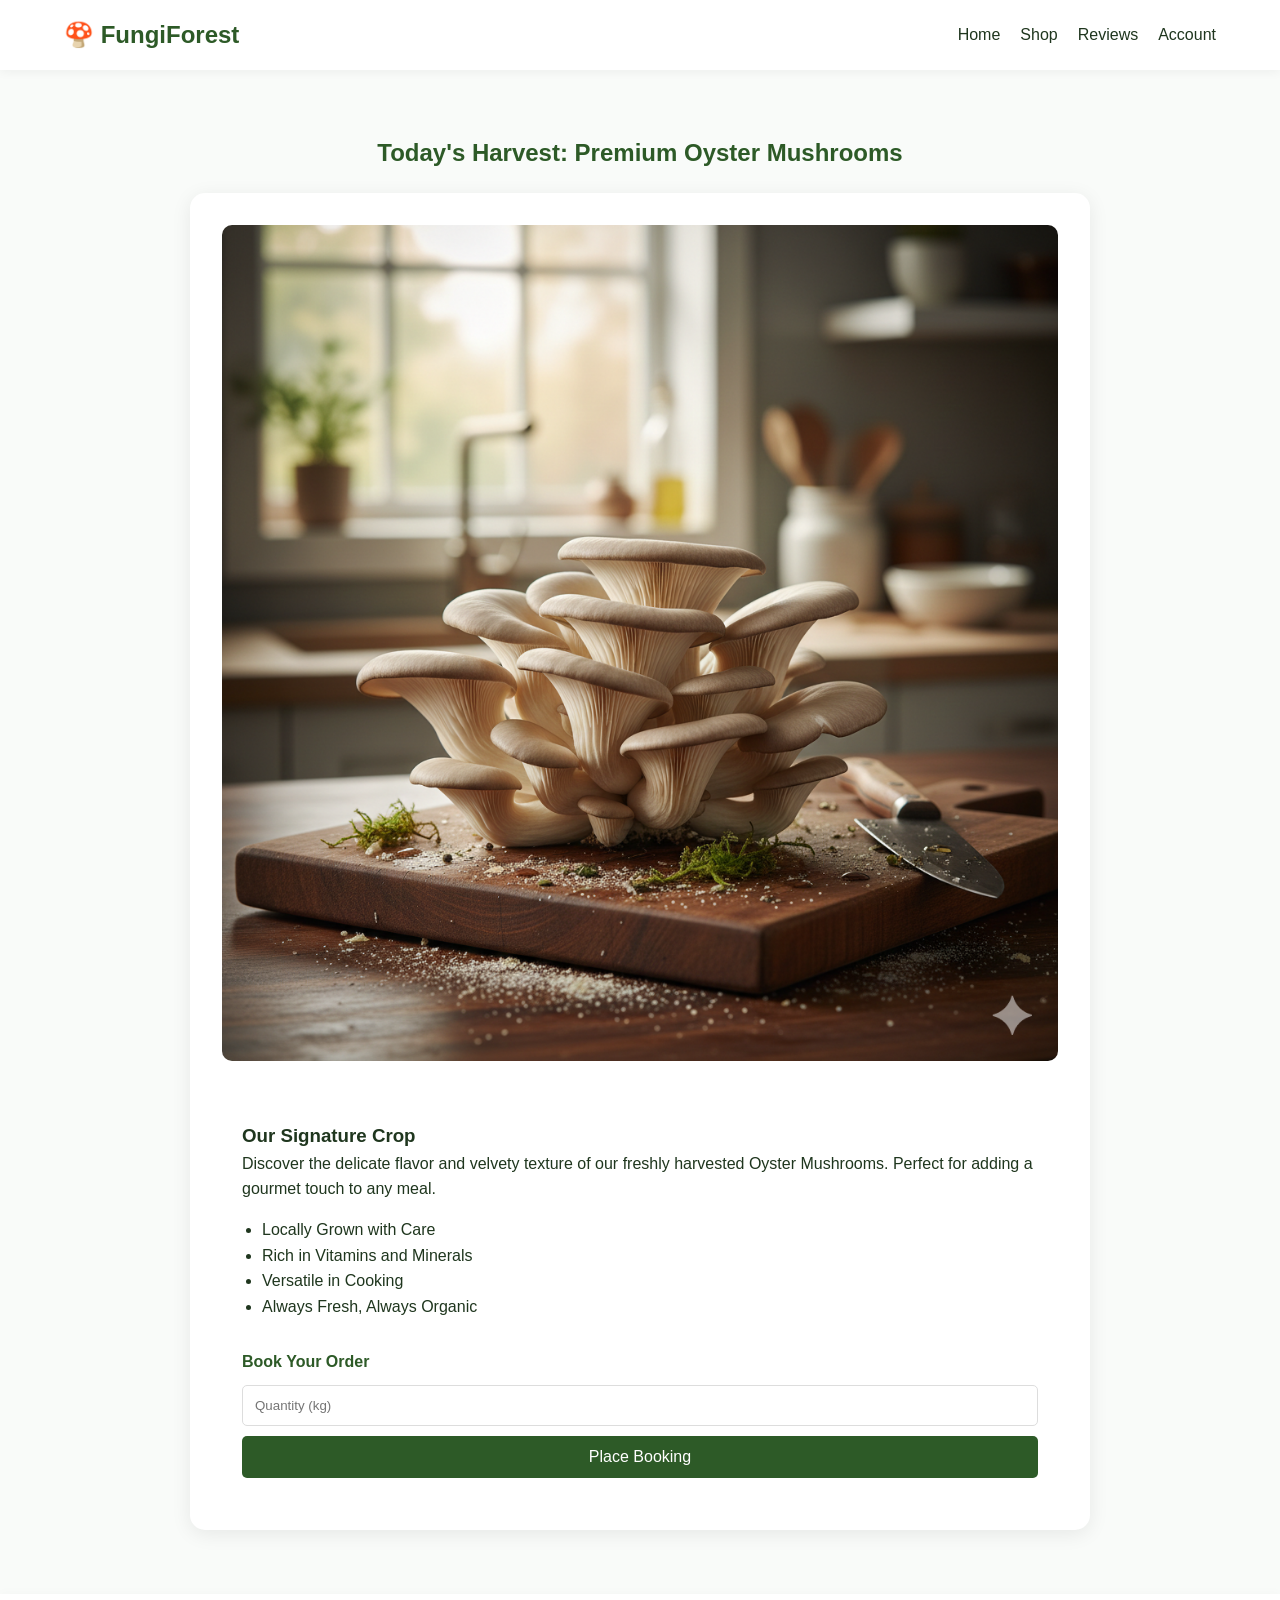
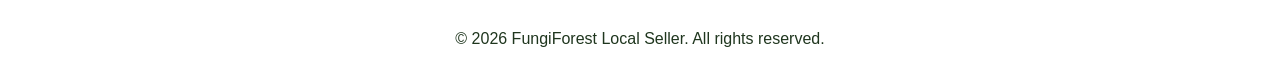
<file: mushroom/shop.html>
<!DOCTYPE html>
<html lang="en">
<head>
    <meta charset="UTF-8">
    <meta name="viewport" content="width=device-width, initial-scale=1.0">
    <title>Shop | The Fungi Forest</title>
    <link rel="stylesheet" href="style.css">
    <style>
        /* Specific styles for the shop page */
        .product-container {
            display: flex;
            flex-wrap: wrap;
            gap: 40px;
            align-items: center;
            background: var(--white);
            padding: 2rem;
            border-radius: 15px;
            max-width: 900px;
            margin: 0 auto;
            box-shadow: 0 4px 20px rgba(0,0,0,0.08);
        }

        .product-image {
            flex: 1 1 300px; /* Allows image to grow/shrink */
            border-radius: 10px;
            width: 100%; /* Ensure image fits container */
            height: auto;
            object-fit: cover;
        }

        .product-info {
            flex: 1 1 300px; /* Allows info to grow/shrink */
            padding: 20px;
        }
        
        @media (max-width: 768px) {
            .product-info { padding: 0; }
        }
    </style>
</head>
<body>
    <nav>
        <div class="logo">🍄 FungiForest</div>
        <ul>
            <li><a href="index.html">Home</a></li>
            <li><a href="shop.html">Shop</a></li>
            <li><a href="reviews.html">Reviews</a></li>
            <li><a href="account.html">Account</a></li>
        </ul>
    </nav>

    <section id="shop-content">
        <h2>Today's Harvest: Premium Oyster Mushrooms</h2>
        <div class="product-container">
            <img src="oyster-mushroom-product.png" alt="Fresh Oyster Mushroom" class="product-image"> <div class="product-info">
                <h3>Our Signature Crop</h3>
                <p>Discover the delicate flavor and velvety texture of our freshly harvested Oyster Mushrooms. Perfect for adding a gourmet touch to any meal.</p>
                <ul style="margin-top: 15px; list-style-type: disc; margin-left: 20px;">
                    <li>Locally Grown with Care</li>
                    <li>Rich in Vitamins and Minerals</li>
                    <li>Versatile in Cooking</li>
                    <li>Always Fresh, Always Organic</li>
                </ul>
                <h4 style="margin-top: 30px; color: var(--forest-green);">Book Your Order</h4>
                <form id="bookingForm" onsubmit="event.preventDefault(); handleBooking();">
                    <input type="number" id="qty" placeholder="Quantity (kg)" min="1" required>
                    <button type="submit">Place Booking</button>
                </form>
            </div>
        </div>
    </section>

    <footer>
        <p>&copy; 2026 FungiForest Local Seller. All rights reserved.</p>
    </footer>
    <script src="script.js"></script>
</body>
</html>
</file>
<file: mushroom/style.css>
/* CSS Variables for easy color management */
:root {
    --forest-green: #2D5A27;
    --sage-green: #8EB486;
    --cream: #F9FBF9;
    --white: #ffffff;
    --text-dark: #1F361E;
}

* {
    box-sizing: border-box;
    margin: 0;
    padding: 0;
    font-family: 'Segoe UI', Tahoma, Geneva, Verdana, sans-serif;
}

body {
    background-color: var(--cream);
    color: var(--text-dark);
    line-height: 1.6;
}

/* Responsive Navigation */
nav {
    background: var(--white);
    padding: 1rem 5%;
    display: flex;
    justify-content: space-between;
    align-items: center;
    position: sticky;
    top: 0;
    z-index: 1000;
    box-shadow: 0 2px 10px rgba(0,0,0,0.05);
}

.logo {
    font-size: 1.5rem;
    font-weight: bold;
    color: var(--forest-green);
}

nav ul {
    display: flex;
    list-style: none;
}

nav ul li { margin-left: 20px; }
nav ul li a { 
    text-decoration: none; 
    color: var(--text-dark); 
    font-weight: 500;
    transition: color 0.3s;
}
nav ul li a:hover { color: var(--sage-green); }

/* General Section Styling */
section { 
    padding: 4rem 10%; 
    min-height: calc(100vh - 120px); /* Adjust for header/footer */
    display: flex;
    flex-direction: column;
    justify-content: center;
    align-items: center;
}
h2 { color: var(--forest-green); margin-bottom: 20px; text-align: center; }

/* Form Styling */
.form-box {
    background: var(--white);
    padding: 2rem;
    border-radius: 10px;
    max-width: 400px;
    margin: 0 auto;
    box-shadow: 0 4px 15px rgba(0,0,0,0.05);
    width: 100%; /* For mobile responsiveness */
}

input {
    width: 100%;
    padding: 12px;
    margin: 10px 0;
    border: 1px solid #ddd;
    border-radius: 5px;
}

button {
    width: 100%;
    padding: 12px;
    background: var(--forest-green);
    color: white;
    border: none;
    border-radius: 5px;
    cursor: pointer;
    font-size: 1rem;
    transition: background 0.3s;
}

button:hover { background: var(--sage-green); }

/* Footer */
footer {
    text-align: center;
    padding: 2rem;
    background: var(--white);
    box-shadow: 0 -2px 10px rgba(0,0,0,0.02);
}

/* Mobile Adjustments */
@media (max-width: 768px) {
    nav { flex-direction: column; }
    nav ul { margin-top: 15px; }
    section { padding: 2rem 5%; }
    .form-box { padding: 1.5rem; }
}
</file>
<file: mushroom/cssLevel3.css>
/* #box1{
    background-color: red;
    height: 100px;
    width: 100px;
    font-size: 10px;
}

#box2{
    height: 50px;
    width: 30%;
    background-color: yellow;
    margin-left: 10%;
    font-size: 2em;
} */

div {
    height: 100px;
    width: 100px;
    border: 2px solid black;
    display: inline-block;
}

#box1{
    position: static;
    background-color: red;
}

#box2{
    position: relative;
    top: 35px;
    background-color: aqua;
    left: 35px;
    z-index: 1;
}

#box3{
    /* position: absolute; */
    position: sticky;
    top: 0;
    background-color: yellow;
}

#box4{
    position: fixed;
    bottom: 0;
    right: 0;
    background-color: pink;
    background-image: url("polar.jpg");
    background-size: cover;
    z-index: 2;

}
</file>
<file: mushroom/cssLevel4.css>
body {
    text-align: center;
}

div {
    height: 100px;
    width: 100px;
    display: inline-block;
}

#container{
    border: 2px solid black;
    height: 200px;
    width: 800px;
    display: flex;
    flex-direction: row;
}

#box1{
    background-color: red;
}

#box2{
    background-color: pink;
}

#box3{
    background-color: blue;
}

#box4{
    background-color: rgba(255, 0, 169, 0.7);
}
</file>
<file: mushroom/practice.css>
*{
    padding: 0;
    margin: 0;
}
#outer {
    font-size: 20px;
    line-height: 19px;
}

#inner {
    font-size: 78px;
}

h1 {
    text-transform: capitalize;
}

#practiceSet3 {
    height: 100px;
    width: 100px;
    background-color: greenyellow;
    border-radius: 50%;
    font-size: 20px;
    text-align: center;
}

nav {
    background-color: #0f1111;
    height: 60px;
}

a {
    color: white;
    margin-right: 200px;
    text-decoration: none;
}

#logo {
    color: #f08804;
    font-size: 25px;
}

button {
    color: white;
    background-color: #f08804;
}


#trafficLight {
    height: 370px;
    width: 150px;
    background-color: #0f1111;
    display: flex;
    flex-direction: column;
    align-items: center;
    justify-content: center;
    border: 5px solid black;
    border-radius: 20px;
}

#red {
    height: 100px;
    width: 100px;
    border-radius: 50%;
    background-color: red;
    margin-bottom: 8px;
}

#yellow {
    height: 100px;
    width: 100px;
    border-radius: 50%;
    background-color: yellow;
    margin-bottom: 8px;
}

#green {
    height: 100px;
    width: 100px;
    border-radius: 50%;
    background-color: green;
    margin-bottom: 8px;
}
</file>
